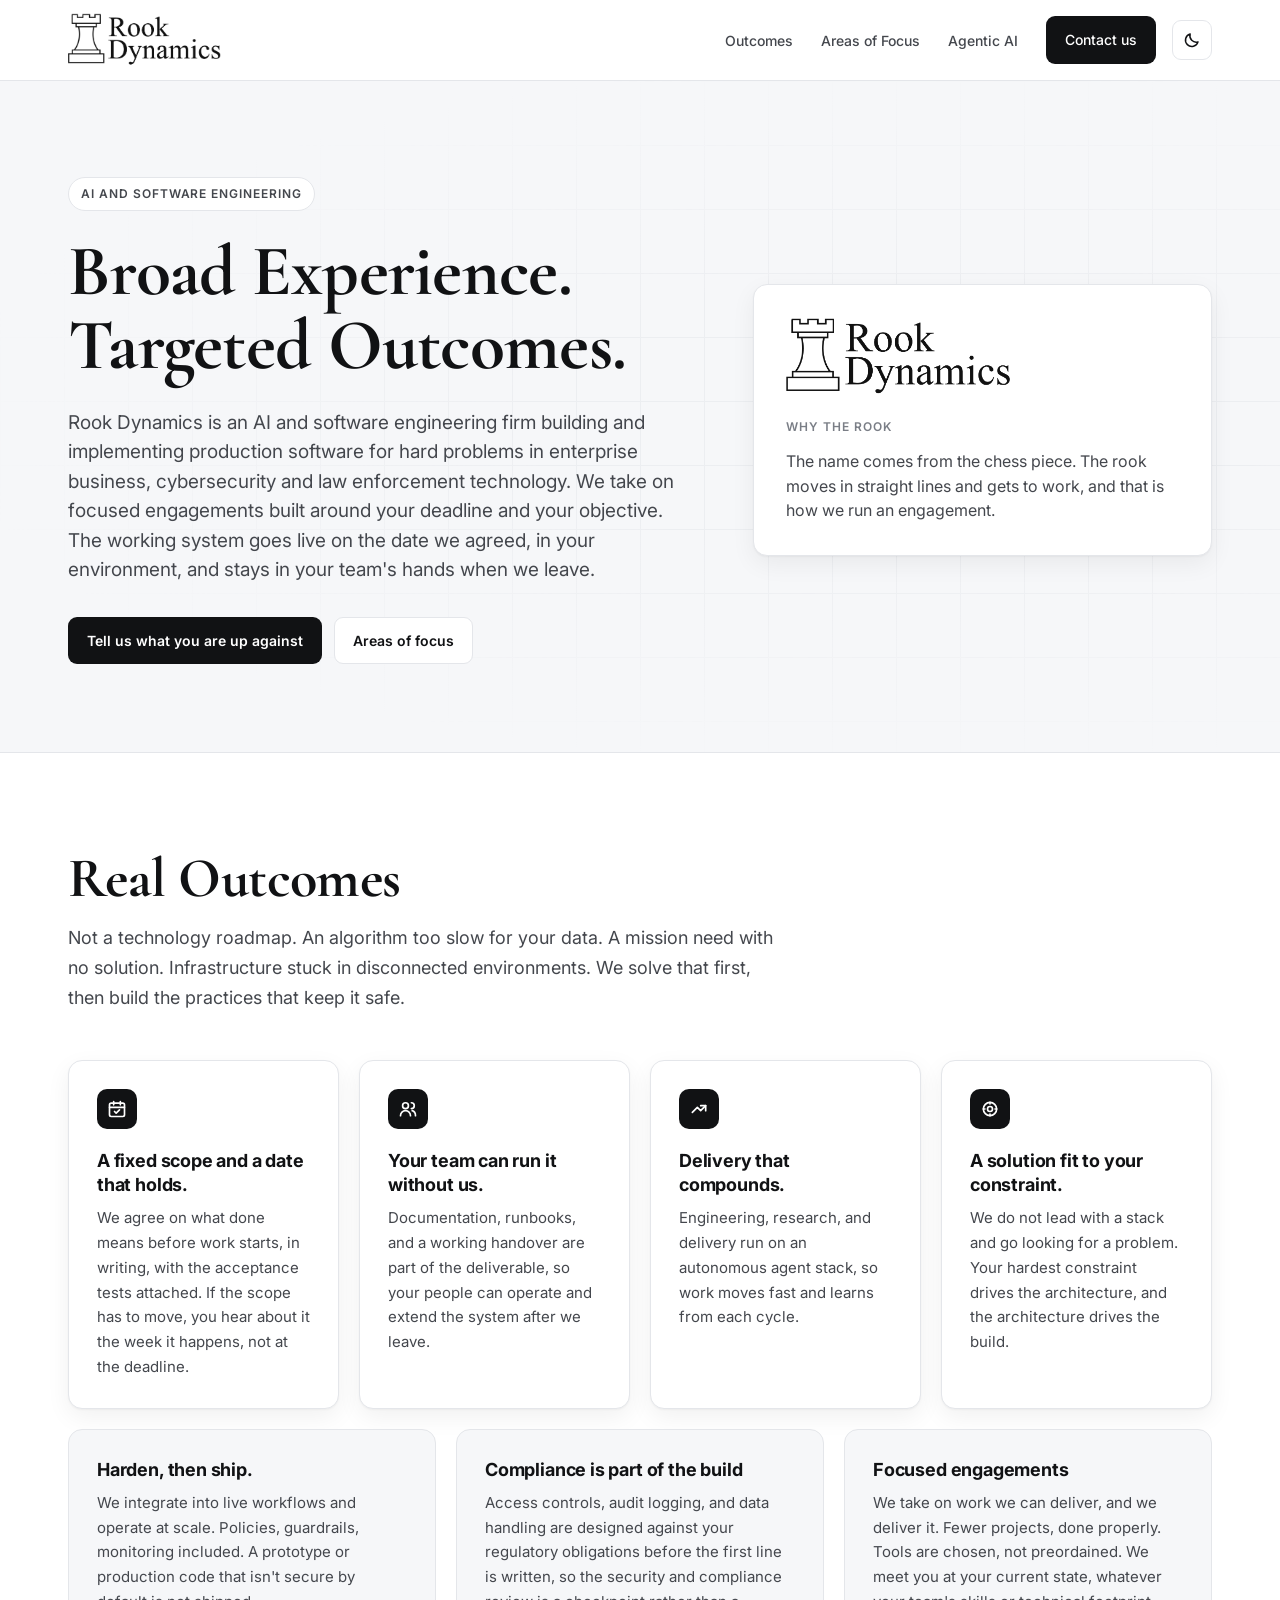
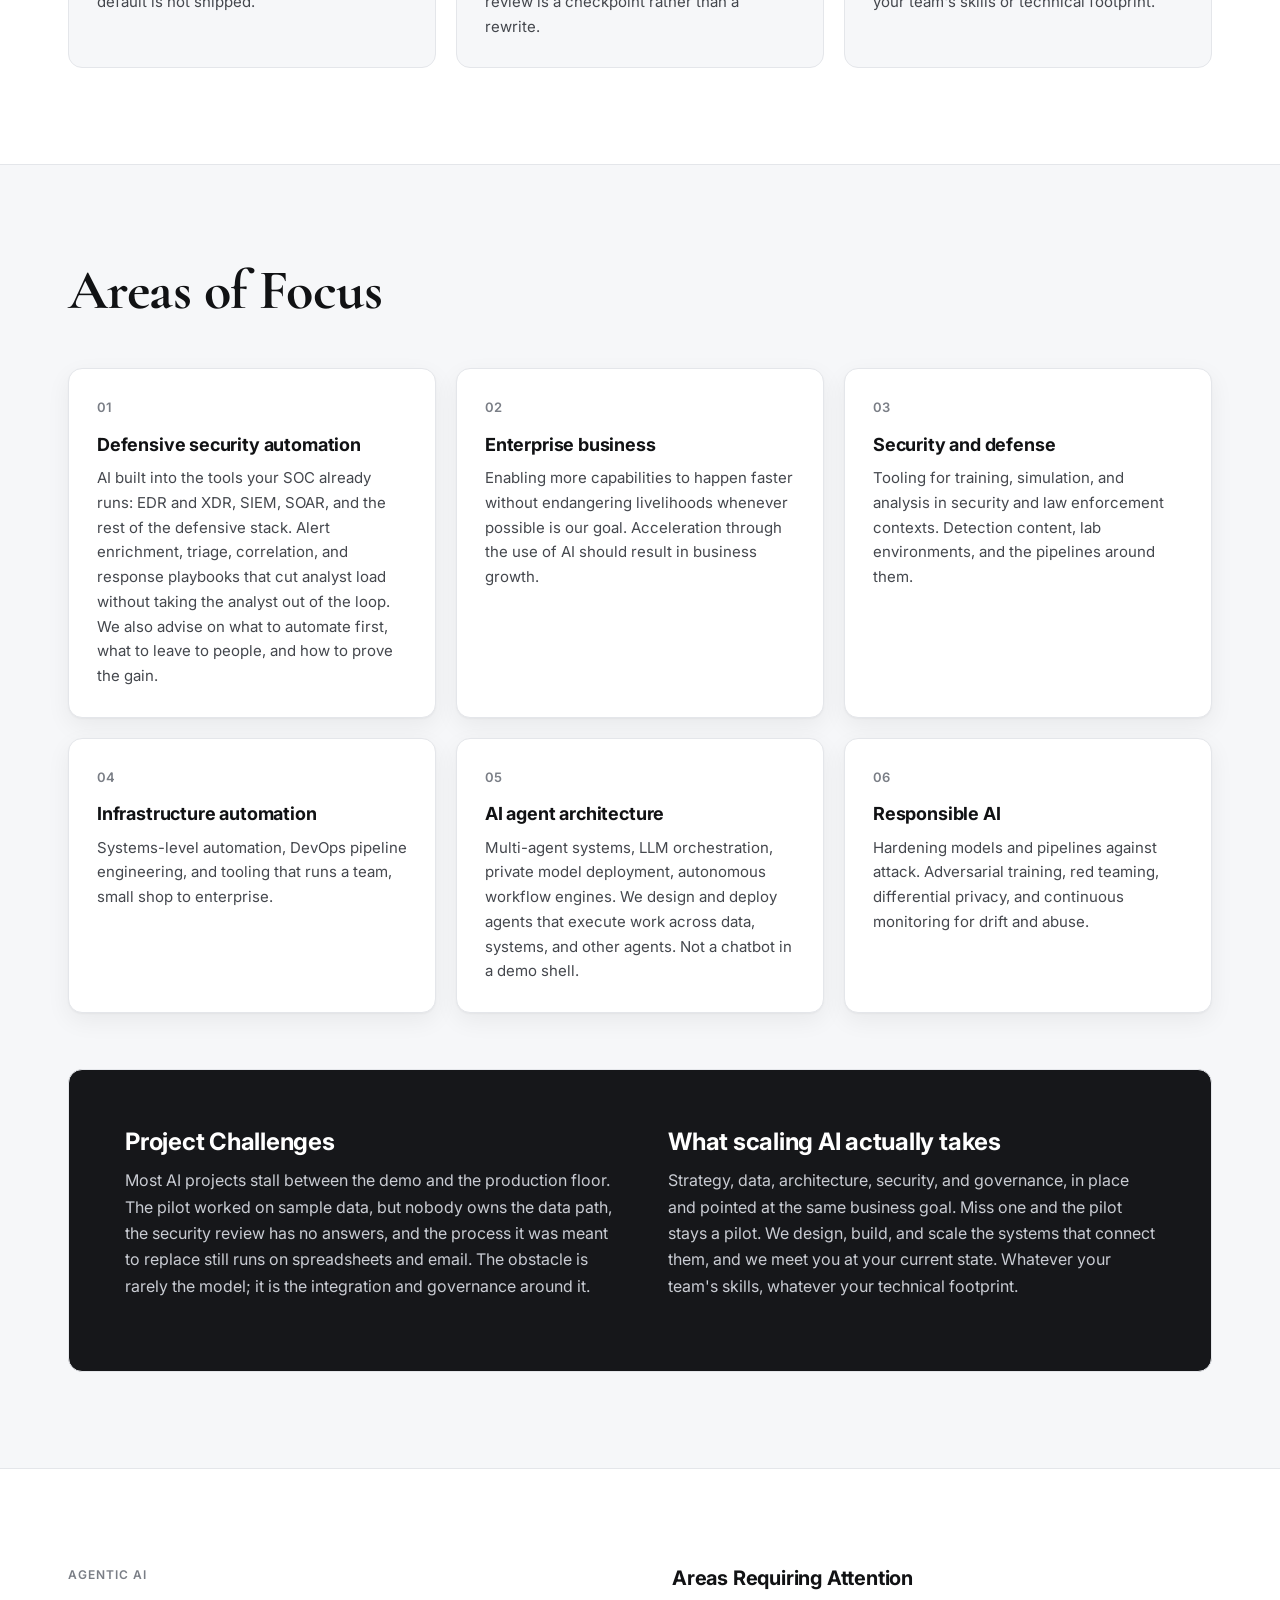
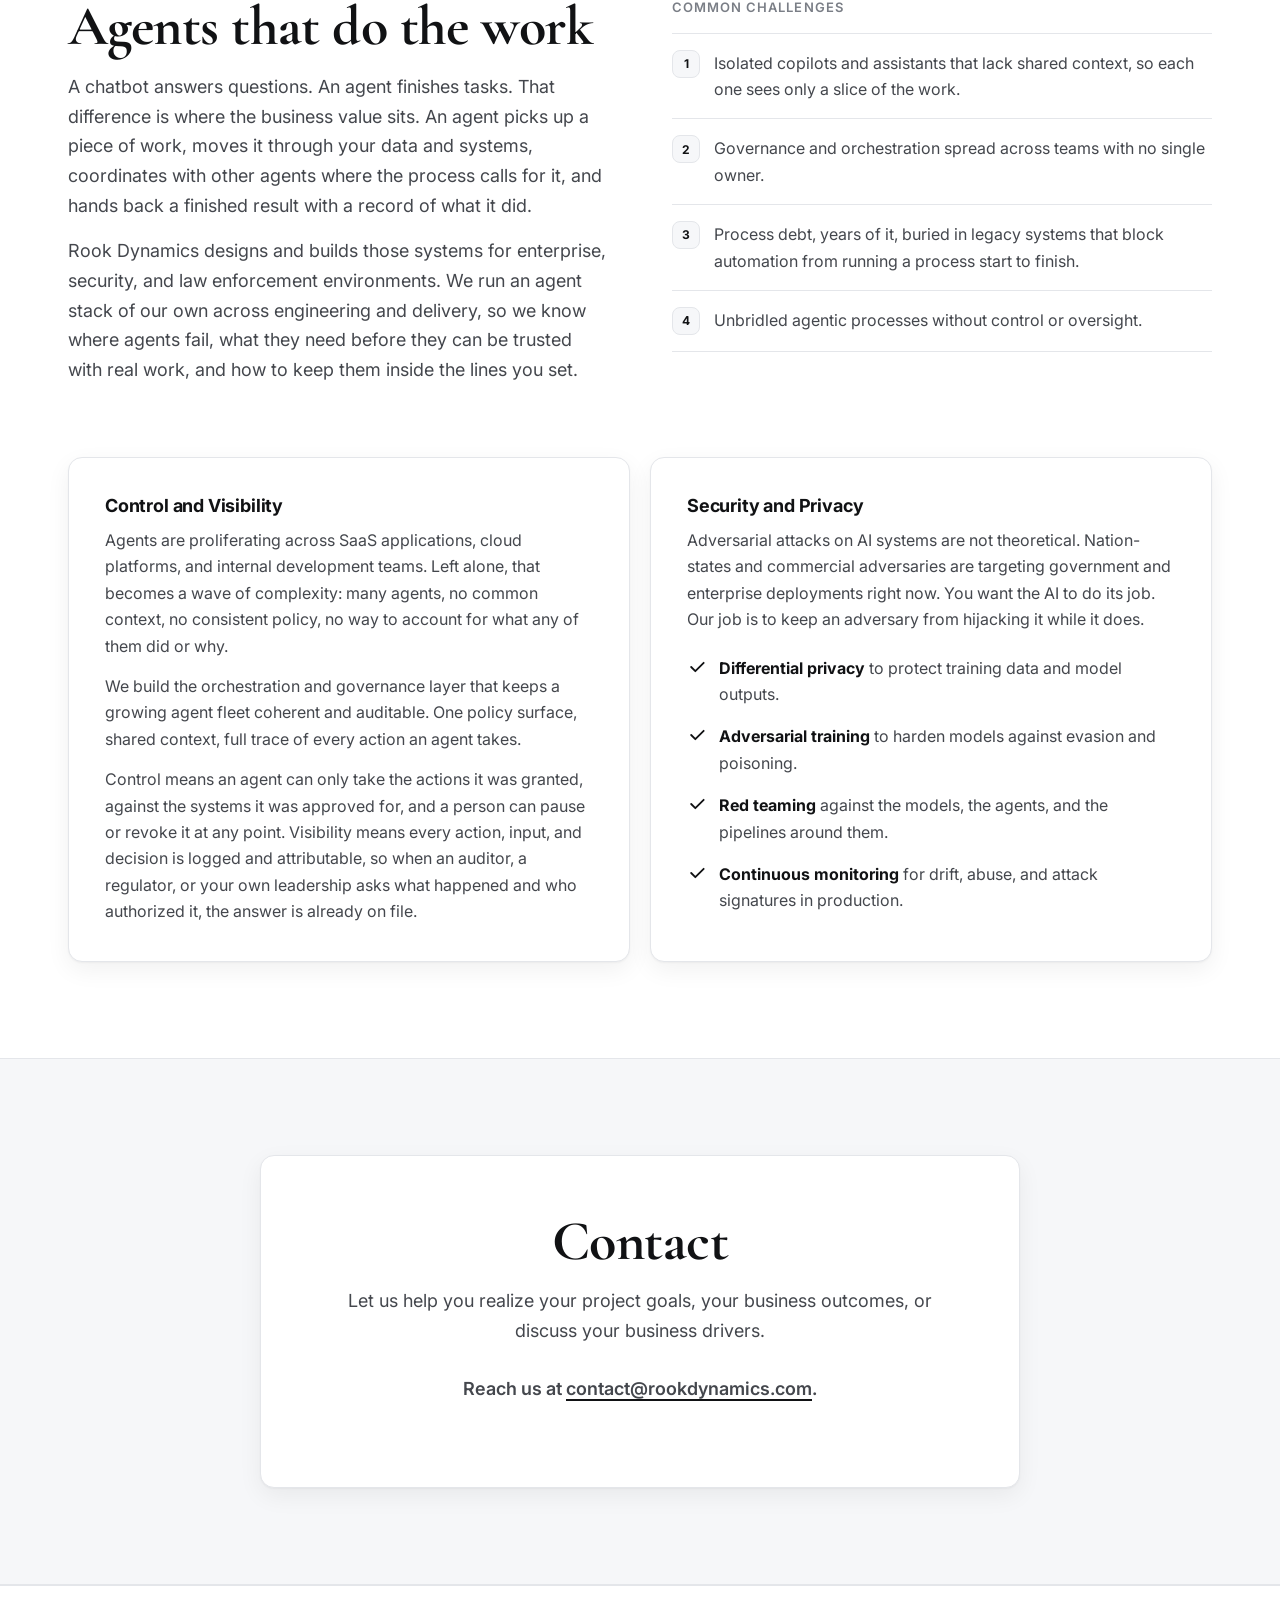
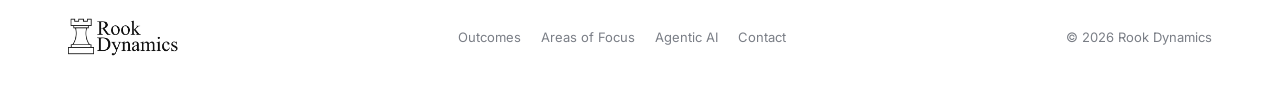
<file: corp/index.html>
<!DOCTYPE html>
<html lang="en">
<head>
<meta charset="utf-8">
<meta name="viewport" content="width=device-width, initial-scale=1">
<title>Rook Dynamics | Broad Experience. Targeted Outcomes.</title>
<meta name="description" content="Rook Dynamics is an AI and software engineering firm building production software for hard problems in enterprise business, cybersecurity and law enforcement technology.">
<link rel="canonical" href="https://rookdynamics.com/">
<meta property="og:url" content="https://rookdynamics.com/">
<meta property="og:image" content="https://rookdynamics.com/assets/rooklogo_black.png">
<meta name="theme-color" content="#ffffff">
<meta property="og:type" content="website">
<meta property="og:title" content="Rook Dynamics | Broad Experience. Targeted Outcomes.">
<meta property="og:description" content="AI and software engineering for hard problems. Focused engagements that meet the deadline and the objective.">
<link rel="preconnect" href="https://fonts.googleapis.com">
<link rel="preconnect" href="https://fonts.gstatic.com" crossorigin>
<link href="https://fonts.googleapis.com/css2?family=Cormorant+Garamond:wght@700&family=Inter:wght@400;500;600;700;800&display=swap" rel="stylesheet">
<script type="application/ld+json">
{"@context":"https://schema.org","@type":"Organization","name":"Rook Dynamics","logo":"/assets/rooklogo_black.png","description":"AI and software engineering firm building and implementing production software for hard problems in enterprise business, cybersecurity and law enforcement technology."}
</script>
<script>(function(){var t=null;try{t=localStorage.getItem('rd-theme');}catch(e){}if(t!=='dark'&&t!=='light'){t=window.matchMedia&&matchMedia('(prefers-color-scheme: dark)').matches?'dark':'light';}if(t==='dark'){document.documentElement.setAttribute('data-theme','dark');}})();</script>
<style>
  :root{
    color-scheme:light;
    --ink:#111214; --ink-2:#44474d; --ink-3:#7a7e86; --line:#e4e6ea; --bg:#ffffff; --bg-2:#f6f7f9; --bg-dark:#16171a;
    --card:#ffffff; --nav-bg:rgba(255,255,255,.9); --on-ink:#ffffff; --btn-hover:#000000; --band-fg:#c9ccd3; --band-h:#ffffff;
    --sans:"Inter",system-ui,-apple-system,"Segoe UI",sans-serif;
    --serif:"Cormorant Garamond",Georgia,"Times New Roman",serif;
    --shadow:0 1px 2px rgba(17,18,20,.04),0 8px 24px rgba(17,18,20,.06);
    --shadow-hover:0 2px 4px rgba(17,18,20,.06),0 16px 40px rgba(17,18,20,.10);
    --r:14px; --max:1200px;
  }
  html[data-theme="dark"]{
    color-scheme:dark;
    --ink:#ececee; --ink-2:#b4b7be; --ink-3:#7f838b; --line:#2c2e33; --bg:#121316; --bg-2:#191a1e; --bg-dark:#24262b;
    --card:#1c1d21; --nav-bg:rgba(18,19,22,.88); --on-ink:#121316; --btn-hover:#ffffff; --band-fg:#c2c5cc; --band-h:#ffffff;
    --shadow:0 1px 2px rgba(0,0,0,.4),0 8px 24px rgba(0,0,0,.35);
    --shadow-hover:0 2px 4px rgba(0,0,0,.5),0 16px 40px rgba(0,0,0,.45);
  }
  *{box-sizing:border-box}
  html{scroll-behavior:smooth}
  body{margin:0;background:var(--bg);color:var(--ink);transition:background .3s,color .3s;font-family:var(--sans);font-size:16px;line-height:1.65;-webkit-font-smoothing:antialiased}
  a{color:inherit}
  img{display:block;max-width:100%}
  .wrap{max-width:var(--max);margin:0 auto;padding:0 28px}
  p{margin:0 0 16px}
  ul.plain{list-style:none;margin:0;padding:0}

  /* nav */
  .nav{position:sticky;top:0;z-index:20;background:var(--nav-bg);backdrop-filter:blur(10px);border-bottom:1px solid var(--line)}
  .nav .wrap{display:flex;align-items:center;gap:16px;height:80px;position:relative}
  .nav .logo{margin-right:auto}
  .nav .logo img{height:54px;width:auto}
  .nav ul{list-style:none;margin:0;padding:0;display:flex;align-items:center;gap:28px}
  .nav ul a{text-decoration:none;font-size:14px;font-weight:500;color:var(--ink-2)}
  .nav ul a:hover{color:var(--ink)}
  .nav ul a.btn-dark,.nav ul a.btn-dark:hover{color:var(--on-ink)}
  .btn{display:inline-flex;align-items:center;gap:8px;padding:11px 18px;border-radius:9px;font-weight:600;font-size:14px;text-decoration:none;border:1px solid transparent;transition:transform .15s,box-shadow .15s,background .15s}
  .btn-dark{background:var(--ink);color:var(--on-ink)}
  .btn-dark:hover{background:var(--btn-hover);transform:translateY(-1px)}
  .btn-ghost{background:var(--card);border-color:var(--line);color:var(--ink)}
  .btn-ghost:hover{border-color:var(--ink-3)}
  .nav-toggle{position:absolute;opacity:0;width:1px;height:1px;pointer-events:none}
  .menu-btn{display:none;width:40px;height:40px;flex-direction:column;justify-content:center;gap:6px;cursor:pointer;padding:8px;margin-right:-8px}
  .menu-btn span{display:block;height:2px;background:var(--ink);border-radius:2px;transition:transform .25s,opacity .25s}
  .nav-toggle:focus-visible~.menu-btn{outline:2px solid var(--ink);outline-offset:2px;border-radius:6px}
  .theme-btn{width:40px;height:40px;border-radius:9px;border:1px solid var(--line);background:var(--card);color:var(--ink);display:grid;place-items:center;cursor:pointer;padding:0;transition:border-color .15s,background .3s}
  .theme-btn:hover{border-color:var(--ink-3)}
  .theme-btn svg{width:18px;height:18px;fill:none;stroke:currentColor;stroke-width:2;stroke-linecap:round;stroke-linejoin:round}
  .theme-btn .sun{display:none}
  html[data-theme="dark"] .theme-btn .moon{display:none}
  html[data-theme="dark"] .theme-btn .sun{display:block}
  .logo-dark{display:none}
  html[data-theme="dark"] .logo-light{display:none}
  html[data-theme="dark"] .logo-dark{display:block}

  /* hero */
  .hero{background:var(--bg-2);border-bottom:1px solid var(--line);padding:96px 0 88px;position:relative;overflow:hidden}
  .hero::after{content:"";position:absolute;inset:0;background-image:linear-gradient(var(--line) 1px,transparent 1px),linear-gradient(90deg,var(--line) 1px,transparent 1px);background-size:64px 64px;opacity:.5;mask-image:radial-gradient(ellipse at 70% 50%,#000 30%,transparent 75%);-webkit-mask-image:radial-gradient(ellipse at 70% 50%,#000 30%,transparent 75%);pointer-events:none}
  .hero .wrap{position:relative;z-index:1;display:grid;grid-template-columns:1.15fr .85fr;gap:64px;align-items:center}
  .tag{display:inline-block;font-size:12px;font-weight:600;letter-spacing:.08em;text-transform:uppercase;color:var(--ink-2);background:var(--card);border:1px solid var(--line);border-radius:999px;padding:6px 12px;margin-bottom:24px}
  h1{font-family:var(--serif);font-size:clamp(40px,5.6vw,72px);line-height:1.04;letter-spacing:-.01em;font-weight:700;margin:0 0 24px}
  h1 span{white-space:nowrap}
  .hero p{font-size:19px;line-height:1.55;color:var(--ink-2);max-width:56ch}
  .hero .actions{display:flex;gap:12px;margin-top:32px;flex-wrap:wrap}
  .hero-card{background:var(--card);border:1px solid var(--line);border-radius:var(--r);box-shadow:var(--shadow);padding:32px}
  .hero-card .kicker{font-size:12px;font-weight:600;letter-spacing:.08em;text-transform:uppercase;color:var(--ink-3);margin-bottom:12px}
  .hero-card p{font-size:16px;margin:0;color:var(--ink-2)}
  .hero-card .rook{width:225px;height:auto;margin-bottom:20px}

  /* sections */
  section{padding:96px 0;scroll-margin-top:80px}
  .sec-head{max-width:720px;margin-bottom:48px}
  .kicker{font-size:12px;font-weight:600;letter-spacing:.08em;text-transform:uppercase;color:var(--ink-3);margin:0 0 12px}
  h2{font-family:var(--serif);font-size:clamp(38px,4.6vw,56px);line-height:1.05;letter-spacing:-.01em;font-weight:700;margin:0 0 16px}
  h3{font-size:20px;line-height:1.3;font-weight:700;letter-spacing:-.01em;margin:0 0 10px}
  h4{font-size:13px;font-weight:600;letter-spacing:.08em;text-transform:uppercase;color:var(--ink-3);margin:0 0 14px}
  .lead{font-size:18px;color:var(--ink-2)}

  .cards{display:grid;grid-template-columns:repeat(4,1fr);gap:20px}
  .card{background:var(--card);border:1px solid var(--line);border-radius:var(--r);padding:28px;box-shadow:var(--shadow);transition:transform .2s,box-shadow .2s}
  .card:hover{transform:translateY(-3px);box-shadow:var(--shadow-hover)}
  .card .icon{width:40px;height:40px;border-radius:10px;background:var(--ink);display:grid;place-items:center;margin-bottom:20px}
  .card .icon svg{width:20px;height:20px;stroke:var(--on-ink);fill:none;stroke-width:2;stroke-linecap:round;stroke-linejoin:round}
  .card h3{font-size:18px}
  .card p{margin:0;color:var(--ink-2);font-size:15px}
  .card .n{font-size:13px;font-weight:600;color:var(--ink-3);margin-bottom:14px}

  .three{display:grid;grid-template-columns:repeat(3,1fr);gap:20px;margin-top:20px}
  .three .card{background:var(--bg-2);box-shadow:none}
  .three .card:hover{transform:none}

  .alt{background:var(--bg-2);border-top:1px solid var(--line);border-bottom:1px solid var(--line)}
  .focus{display:grid;grid-template-columns:repeat(6,1fr);gap:20px}
  .focus .card{grid-column:span 2}

  .dark{background:var(--bg-dark);color:var(--band-h);border:1px solid var(--line);border-radius:var(--r);padding:56px;margin-top:56px;display:grid;grid-template-columns:1fr 1fr;gap:56px}
  .dark h3{color:var(--band-h);font-size:24px}
  .dark p{color:var(--band-fg)}
  .dark .kicker{color:#8b8f98}

  .split{display:grid;grid-template-columns:1fr 1fr;gap:64px;align-items:start}
  .list{margin-top:8px}
  .list li{display:grid;grid-template-columns:28px 1fr;gap:14px;padding:16px 0;border-top:1px solid var(--line);color:var(--ink-2)}
  .list li:last-child{border-bottom:1px solid var(--line)}
  .list li .dot{width:28px;height:28px;border-radius:8px;background:var(--bg-2);border:1px solid var(--line);display:grid;place-items:center;font-size:12px;font-weight:700;color:var(--ink)}
  .duo{display:grid;grid-template-columns:1fr 1fr;gap:20px;margin-top:56px}
  .duo .card{padding:36px}
  .duo .card p{font-size:16px;margin:0 0 14px}
  .check li{display:grid;grid-template-columns:20px 1fr;gap:12px;padding:8px 0;color:var(--ink-2)}
  .check svg{width:20px;height:20px;margin-top:2px;stroke:var(--ink);fill:none;stroke-width:2.2;stroke-linecap:round;stroke-linejoin:round}
  .check strong{color:var(--ink)}

  .contact .card{max-width:760px;margin:0 auto;padding:56px;text-align:center}
  .contact .card p{font-size:18px;color:var(--ink-2);max-width:56ch;margin:0 auto 28px}
  .contact .reach{font-size:22px;font-weight:600;color:var(--ink)}
  .ph{border-bottom:2px solid var(--ink);text-decoration:none}

  footer{border-top:1px solid var(--line);padding:32px 0;color:var(--ink-3);font-size:13px}
  footer .wrap{display:flex;justify-content:space-between;align-items:center;gap:16px;flex-wrap:wrap}
  footer img{height:39px;width:auto}
  footer ul{display:flex;gap:20px}
  footer ul a{text-decoration:none}

  @media (max-width:960px){
    .cards{grid-template-columns:repeat(2,1fr)}
    .focus .card{grid-column:span 3}
    .three{grid-template-columns:1fr}
    .hero .wrap{grid-template-columns:1fr}
    .hero-card{max-width:520px}
  }
  @media (max-width:360px){h1{font-size:34px}}
  @media (max-width:680px){
    .wrap{padding:0 20px}
    .menu-btn{display:flex;order:2}
    .theme-btn{order:1}
    .nav nav{position:absolute;top:100%;left:0;right:0;background:var(--card);border-bottom:1px solid var(--line);box-shadow:var(--shadow);display:none}
    .nav ul{flex-direction:column;align-items:stretch;gap:0;padding:8px 20px 20px}
    .nav ul a:not(.btn){display:block;padding:14px 0;border-top:1px solid var(--line);font-size:15px}
    .nav ul .btn{display:flex;margin-top:12px;justify-content:center}
    .nav-toggle:checked~nav{display:block}
    .nav-toggle:checked~.menu-btn span:nth-child(1){transform:translateY(8px) rotate(45deg)}
    .nav-toggle:checked~.menu-btn span:nth-child(2){opacity:0}
    .nav-toggle:checked~.menu-btn span:nth-child(3){transform:translateY(-8px) rotate(-45deg)}
    .hero p{font-size:17px}
    .hero .actions .btn{width:100%;justify-content:center}
    footer .wrap{flex-direction:column;align-items:flex-start}
    section{padding:64px 0}
    .hero{padding:64px 0}
    .cards,.split,.duo,.dark{grid-template-columns:1fr}
    .focus .card{grid-column:span 6}
    .dark{padding:32px;gap:32px}
    .contact .card{padding:32px}
  }
</style>
</head>
<body>

<header class="nav">
  <div class="wrap">
    <a class="logo" href="#top" aria-label="Rook Dynamics home"><img class="logo-light" src="/assets/rooklogo_black.png" alt="Rook Dynamics" width="1678" height="594"><img class="logo-dark" src="/assets/rooklogo_white.png" alt="Rook Dynamics" width="1678" height="594"></a>
    <input type="checkbox" id="nav-toggle" class="nav-toggle" aria-label="Toggle menu">
    <label for="nav-toggle" class="menu-btn" aria-hidden="true"><span></span><span></span><span></span></label>
    <nav aria-label="Primary">
      <ul>
        <li><a href="#outcomes">Outcomes</a></li>
        <li><a href="#focus">Areas of Focus</a></li>
        <li><a href="#agentic">Agentic AI</a></li>
        <li><a class="btn btn-dark" href="#contact">Contact us</a></li>
      </ul>
    </nav>
    <button class="theme-btn" type="button" aria-label="Switch to dark mode" aria-pressed="false">
      <svg class="moon" viewBox="0 0 24 24" aria-hidden="true"><path d="M20 14.5A8.5 8.5 0 0 1 9.5 4a8.5 8.5 0 1 0 10.5 10.5z"/></svg>
      <svg class="sun" viewBox="0 0 24 24" aria-hidden="true"><circle cx="12" cy="12" r="4"/><path d="M12 2v2M12 20v2M4.9 4.9l1.4 1.4M17.7 17.7l1.4 1.4M2 12h2M20 12h2M4.9 19.1l1.4-1.4M17.7 6.3l1.4-1.4"/></svg>
    </button>
  </div>
</header>

<main id="top">

  <section class="hero">
    <div class="wrap">
      <div>
        <span class="tag">AI and software engineering</span>
        <h1><span>Broad Experience.</span><br><span>Targeted Outcomes.</span></h1>
        <p>Rook Dynamics is an AI and software engineering firm building and implementing production software for hard problems in enterprise business, cybersecurity and law enforcement technology. We take on focused engagements built around your deadline and your objective. The working system goes live on the date we agreed, in your environment, and stays in your team's hands when we leave.</p>
        <div class="actions">
          <a class="btn btn-dark" href="#contact">Tell us what you are up against</a>
          <a class="btn btn-ghost" href="#focus">Areas of focus</a>
        </div>
      </div>
      <aside class="hero-card" aria-label="About the name">
        <img class="rook logo-light" src="/assets/rooklogo_black.png" alt="" width="1678" height="594"><img class="rook logo-dark" src="/assets/rooklogo_white.png" alt="" width="1678" height="594">
        <div class="kicker">Why the rook</div>
        <p>The name comes from the chess piece. The rook moves in straight lines and gets to work, and that is how we run an engagement.</p>
      </aside>
    </div>
  </section>

  <section id="outcomes">
    <div class="wrap">
      <div class="sec-head">
        <h2>Real Outcomes</h2>
        <p class="lead">Not a technology roadmap. An algorithm too slow for your data. A mission need with no solution. Infrastructure stuck in disconnected environments. We solve that first, then build the practices that keep it safe.</p>
      </div>

      <ul class="plain cards">
        <li class="card">
          <div class="icon"><svg viewBox="0 0 24 24"><rect x="3" y="5" width="18" height="16" rx="2"/><path d="M3 10h18M8 3v4M16 3v4"/><path d="M9 15l2 2 4-4"/></svg></div>
          <h3>A fixed scope and a date that holds.</h3>
          <p>We agree on what done means before work starts, in writing, with the acceptance tests attached. If the scope has to move, you hear about it the week it happens, not at the deadline.</p>
        </li>
        <li class="card">
          <div class="icon"><svg viewBox="0 0 24 24"><circle cx="9" cy="8" r="3.5"/><path d="M3 20c0-3.3 2.7-6 6-6s6 2.7 6 6"/><path d="M16 4.5a3.5 3.5 0 0 1 0 7"/><path d="M17 14c2.4.6 4 2.6 4 6"/></svg></div>
          <h3>Your team can run it without us.</h3>
          <p>Documentation, runbooks, and a working handover are part of the deliverable, so your people can operate and extend the system after we leave.</p>
        </li>
        <li class="card">
          <div class="icon"><svg viewBox="0 0 24 24"><path d="M4 16l6-6 4 4 6-6"/><path d="M14 8h6v6"/></svg></div>
          <h3>Delivery that compounds.</h3>
          <p>Engineering, research, and delivery run on an autonomous agent stack, so work moves fast and learns from each cycle.</p>
        </li>
        <li class="card">
          <div class="icon"><svg viewBox="0 0 24 24"><circle cx="12" cy="12" r="8"/><circle cx="12" cy="12" r="3"/><path d="M12 4v2M12 18v2M4 12h2M18 12h2"/></svg></div>
          <h3>A solution fit to your constraint.</h3>
          <p>We do not lead with a stack and go looking for a problem. Your hardest constraint drives the architecture, and the architecture drives the build.</p>
        </li>
      </ul>

      <div class="three">
        <div class="card">
          <h3>Harden, then ship.</h3>
          <p>We integrate into live workflows and operate at scale. Policies, guardrails, monitoring included. A prototype or production code that isn't secure by default is not shipped.</p>
        </div>
        <div class="card">
          <h3>Compliance is part of the build</h3>
          <p>Access controls, audit logging, and data handling are designed against your regulatory obligations before the first line is written, so the security and compliance review is a checkpoint rather than a rewrite.</p>
        </div>
        <div class="card">
          <h3>Focused engagements</h3>
          <p>We take on work we can deliver, and we deliver it. Fewer projects, done properly. Tools are chosen, not preordained. We meet you at your current state, whatever your team's skills or technical footprint.</p>
        </div>
      </div>
    </div>
  </section>

  <section id="focus" class="alt">
    <div class="wrap">
      <div class="sec-head">
        <h2>Areas of Focus</h2>
      </div>

      <ul class="plain focus">
        <li class="card"><div class="n">01</div><h3>Defensive security automation</h3><p>AI built into the tools your SOC already runs: EDR and XDR, SIEM, SOAR, and the rest of the defensive stack. Alert enrichment, triage, correlation, and response playbooks that cut analyst load without taking the analyst out of the loop. We also advise on what to automate first, what to leave to people, and how to prove the gain.</p></li>
        <li class="card"><div class="n">02</div><h3>Enterprise business</h3><p>Enabling more capabilities to happen faster without endangering livelihoods whenever possible is our goal. Acceleration through the use of AI should result in business growth.</p></li>
        <li class="card"><div class="n">03</div><h3>Security and defense</h3><p>Tooling for training, simulation, and analysis in security and law enforcement contexts. Detection content, lab environments, and the pipelines around them.</p></li>
        <li class="card"><div class="n">04</div><h3>Infrastructure automation</h3><p>Systems-level automation, DevOps pipeline engineering, and tooling that runs a team, small shop to enterprise.</p></li>
        <li class="card"><div class="n">05</div><h3>AI agent architecture</h3><p>Multi-agent systems, LLM orchestration, private model deployment, autonomous workflow engines. We design and deploy agents that execute work across data, systems, and other agents. Not a chatbot in a demo shell.</p></li>
        <li class="card"><div class="n">06</div><h3>Responsible AI</h3><p>Hardening models and pipelines against attack. Adversarial training, red teaming, differential privacy, and continuous monitoring for drift and abuse.</p></li>
      </ul>

      <div class="dark">
        <div>
          <h3>Project Challenges</h3>
          <p>Most AI projects stall between the demo and the production floor. The pilot worked on sample data, but nobody owns the data path, the security review has no answers, and the process it was meant to replace still runs on spreadsheets and email. The obstacle is rarely the model; it is the integration and governance around it.</p>
        </div>
        <div>
          <h3>What scaling AI actually takes</h3>
          <p>Strategy, data, architecture, security, and governance, in place and pointed at the same business goal. Miss one and the pilot stays a pilot. We design, build, and scale the systems that connect them, and we meet you at your current state. Whatever your team's skills, whatever your technical footprint.</p>
        </div>
      </div>
    </div>
  </section>

  <section id="agentic">
    <div class="wrap">
      <div class="split">
        <div>
          <p class="kicker">Agentic AI</p>
          <h2>Agents that do the work</h2>
          <p class="lead">A chatbot answers questions. An agent finishes tasks. That difference is where the business value sits. An agent picks up a piece of work, moves it through your data and systems, coordinates with other agents where the process calls for it, and hands back a finished result with a record of what it did.</p>
          <p class="lead">Rook Dynamics designs and builds those systems for enterprise, security, and law enforcement environments. We run an agent stack of our own across engineering and delivery, so we know where agents fail, what they need before they can be trusted with real work, and how to keep them inside the lines you set.</p>
        </div>
        <div>
          <h3 style="margin-bottom:6px">Areas Requiring Attention</h3>
          <h4>Common Challenges</h4>
          <ul class="plain list">
            <li><span class="dot">1</span><span>Isolated copilots and assistants that lack shared context, so each one sees only a slice of the work.</span></li>
            <li><span class="dot">2</span><span>Governance and orchestration spread across teams with no single owner.</span></li>
            <li><span class="dot">3</span><span>Process debt, years of it, buried in legacy systems that block automation from running a process start to finish.</span></li>
            <li><span class="dot">4</span><span>Unbridled agentic processes without control or oversight.</span></li>
          </ul>
        </div>
      </div>

      <div class="duo">
        <div class="card">
          <h3>Control and Visibility</h3>
          <p>Agents are proliferating across SaaS applications, cloud platforms, and internal development teams. Left alone, that becomes a wave of complexity: many agents, no common context, no consistent policy, no way to account for what any of them did or why.</p>
          <p>We build the orchestration and governance layer that keeps a growing agent fleet coherent and auditable. One policy surface, shared context, full trace of every action an agent takes.</p>
          <p style="margin:0">Control means an agent can only take the actions it was granted, against the systems it was approved for, and a person can pause or revoke it at any point. Visibility means every action, input, and decision is logged and attributable, so when an auditor, a regulator, or your own leadership asks what happened and who authorized it, the answer is already on file.</p>
        </div>
        <div class="card">
          <h3>Security and Privacy</h3>
          <p>Adversarial attacks on AI systems are not theoretical. Nation-states and commercial adversaries are targeting government and enterprise deployments right now. You want the AI to do its job. Our job is to keep an adversary from hijacking it while it does.</p>
          <ul class="plain check">
            <li><svg viewBox="0 0 24 24"><path d="M5 12l5 5L20 7"/></svg><span><strong>Differential privacy</strong> to protect training data and model outputs.</span></li>
            <li><svg viewBox="0 0 24 24"><path d="M5 12l5 5L20 7"/></svg><span><strong>Adversarial training</strong> to harden models against evasion and poisoning.</span></li>
            <li><svg viewBox="0 0 24 24"><path d="M5 12l5 5L20 7"/></svg><span><strong>Red teaming</strong> against the models, the agents, and the pipelines around them.</span></li>
            <li><svg viewBox="0 0 24 24"><path d="M5 12l5 5L20 7"/></svg><span><strong>Continuous monitoring</strong> for drift, abuse, and attack signatures in production.</span></li>
          </ul>
        </div>
      </div>
    </div>
  </section>

  <section id="contact" class="contact alt">
    <div class="wrap">
      <div class="card">
        <h2>Contact</h2>
        <p>Let us help you realize your project goals, your business outcomes, or discuss your business drivers.</p>
        <p class="reach">Reach us at <a class="ph" href="mailto:contact@rookdynamics.com">contact@rookdynamics.com</a>.</p>
      </div>
    </div>
  </section>

</main>

<footer>
  <div class="wrap">
    <img class="logo-light" src="/assets/rooklogo_black.png" alt="" width="1678" height="594"><img class="logo-dark" src="/assets/rooklogo_white.png" alt="" width="1678" height="594">
    <ul class="plain">
      <li><a href="#outcomes">Outcomes</a></li>
      <li><a href="#focus">Areas of Focus</a></li>
      <li><a href="#agentic">Agentic AI</a></li>
      <li><a href="#contact">Contact</a></li>
    </ul>
    <span>&copy; 2026 Rook Dynamics</span>
  </div>
</footer>

<script>
(function(){
  var root=document.documentElement, btn=document.querySelector('.theme-btn'), meta=document.querySelector('meta[name="theme-color"]');
  function apply(t){
    if(t==='dark'){root.setAttribute('data-theme','dark');}else{root.removeAttribute('data-theme');}
    btn.setAttribute('aria-pressed', t==='dark');
    btn.setAttribute('aria-label', t==='dark' ? 'Switch to light mode' : 'Switch to dark mode');
    if(meta) meta.setAttribute('content', t==='dark' ? '#121316' : '#ffffff');
  }
  apply(root.getAttribute('data-theme')==='dark' ? 'dark' : 'light');
  var mq = window.matchMedia ? matchMedia('(prefers-color-scheme: dark)') : null;
  function hasOverride(){ try{ var v=localStorage.getItem('rd-theme'); return v==='dark'||v==='light'; }catch(e){ return false; } }
  if(mq){ (mq.addEventListener ? mq.addEventListener('change', onOs) : mq.addListener(onOs)); }
  function onOs(e){ if(!hasOverride()) apply(e.matches ? 'dark' : 'light'); }
  btn.addEventListener('click', function(){
    var t = root.getAttribute('data-theme')==='dark' ? 'light' : 'dark';
    apply(t);
    try{localStorage.setItem('rd-theme', t);}catch(e){}
  });
})();
</script>
<script>document.querySelectorAll(".nav ul a").forEach(function(a){a.addEventListener("click",function(){var t=document.getElementById("nav-toggle");if(t)t.checked=false;});});</script>
</body>
</html>
</file>
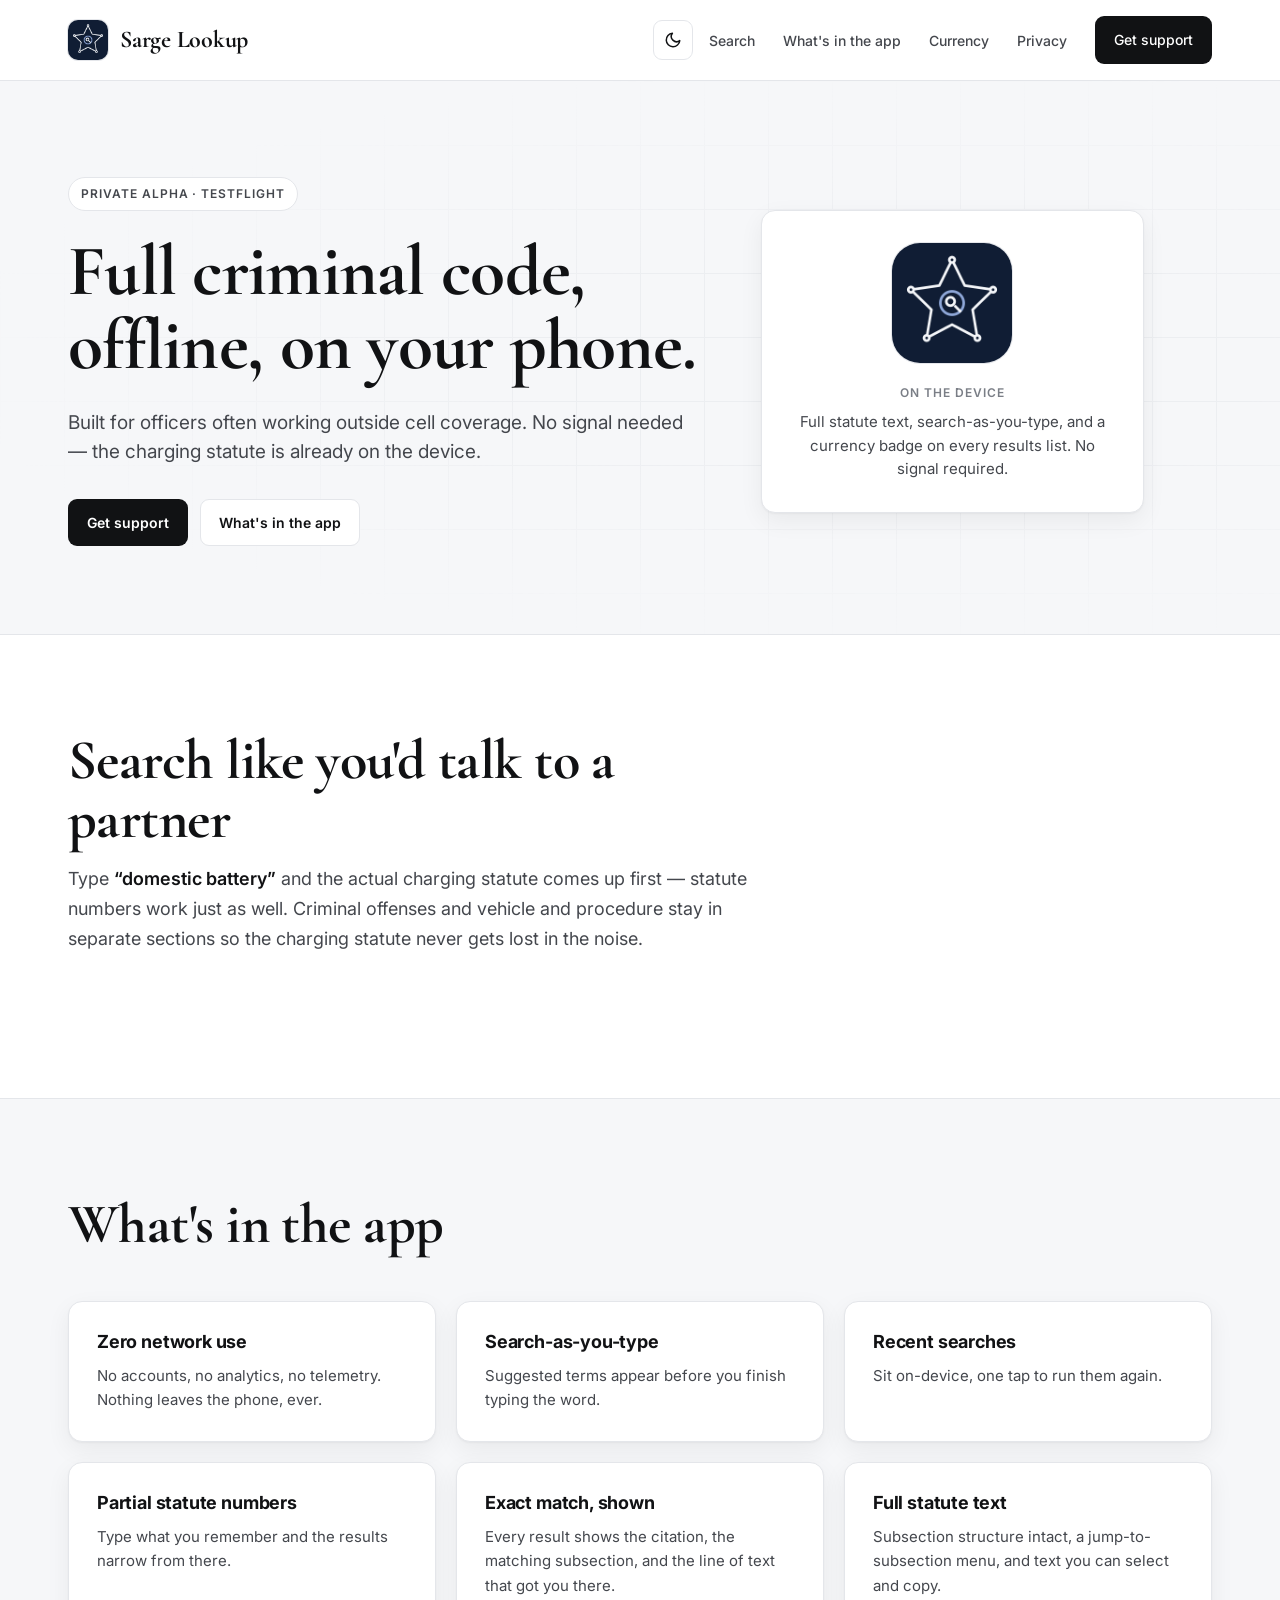
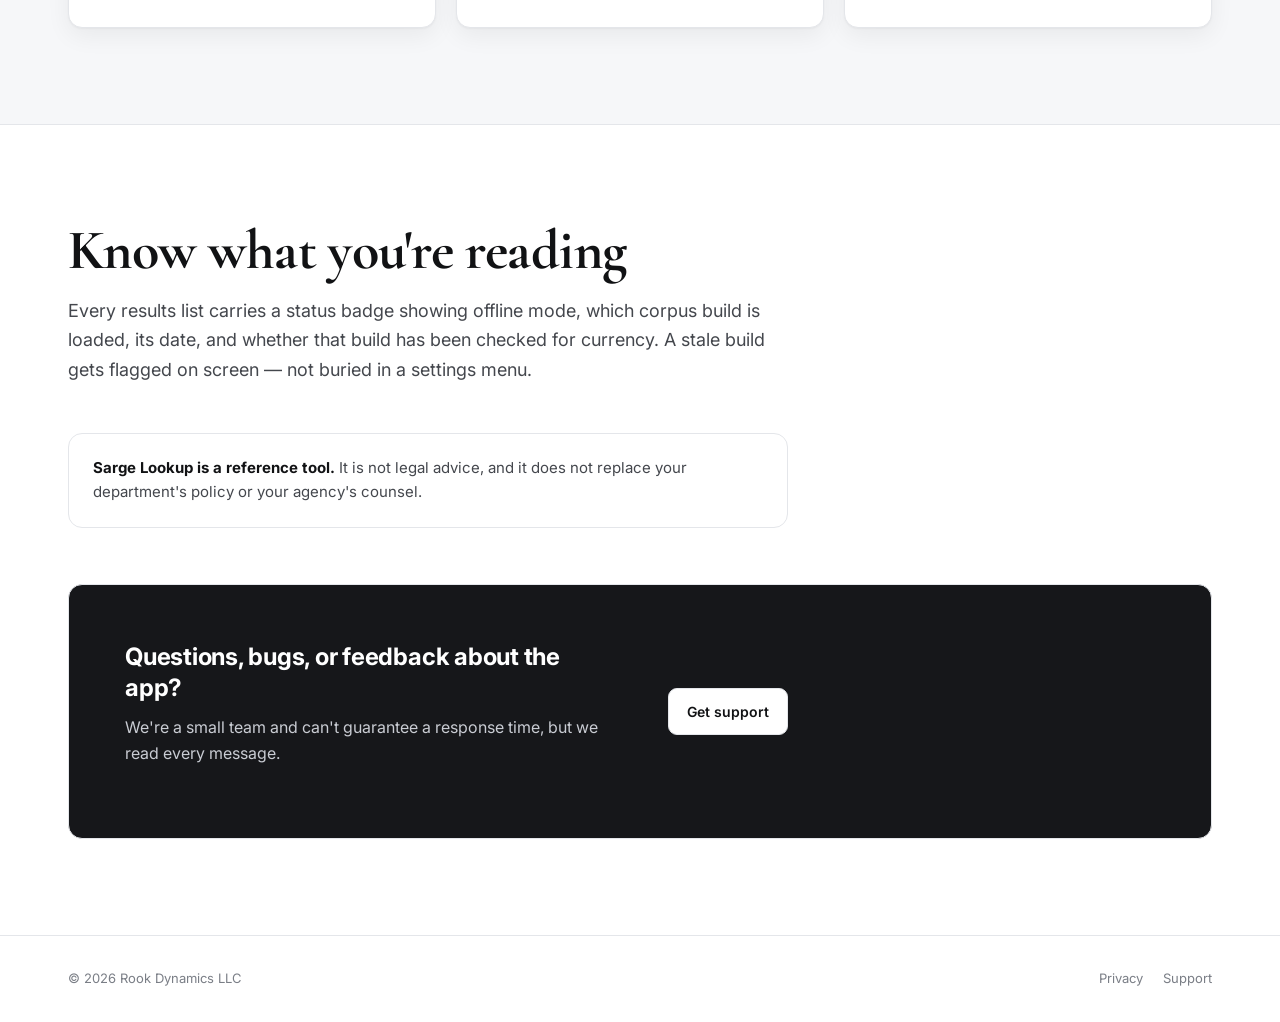
<file: sarge-lookup/index.html>
<!DOCTYPE html>
<html lang="en">
<head>
<meta charset="utf-8">
<meta name="viewport" content="width=device-width, initial-scale=1">
<title>Sarge Lookup &mdash; Offline Criminal Code Reference for Field Officers</title>
<meta name="description" content="Sarge Lookup keeps the full criminal code on the device, no signal needed. Built for officers working outside cell coverage.">
<meta name="theme-color" content="#ffffff">
<meta property="og:type" content="website">
<meta property="og:title" content="Sarge Lookup: full criminal code, offline, on your phone">
<meta property="og:description" content="Sarge Lookup keeps the full criminal code on the device, no signal needed. Built for officers working outside cell coverage.">
<link rel="icon" href="/sarge-lookup/assets/icon.png">
<link rel="preconnect" href="https://fonts.googleapis.com">
<link rel="preconnect" href="https://fonts.gstatic.com" crossorigin>
<link href="https://fonts.googleapis.com/css2?family=Cormorant+Garamond:wght@700&family=Inter:wght@400;500;600;700;800&display=swap" rel="stylesheet">
<link rel="stylesheet" href="/sarge-lookup/assets/sarge.css">
<script>(function(){var t=null;try{t=localStorage.getItem('rd-theme');}catch(e){}if(t!=='dark'&&t!=='light'){t=window.matchMedia&&matchMedia('(prefers-color-scheme: dark)').matches?'dark':'light';}if(t==='dark'){document.documentElement.setAttribute('data-theme','dark');}})();</script>
<script type="application/ld+json">
{"@context":"https://schema.org","@type":"SoftwareApplication","name":"Sarge Lookup","operatingSystem":"iOS","applicationCategory":"ReferenceApplication","description":"Full criminal code reference that works offline. Built for officers working outside cell coverage.","author":{"@type":"Organization","name":"Rook Dynamics LLC"}}
</script>
</head>
<body>

<header class="nav">
  <div class="wrap">
    <a class="brand" href="/sarge-lookup/"><img src="/sarge-lookup/assets/icon.png" alt="" width="40" height="40"><b>Sarge Lookup</b></a>
    <input type="checkbox" id="nav-toggle" class="nav-toggle" aria-label="Toggle menu">
    <button class="theme-btn" type="button" aria-label="Switch to dark mode" aria-pressed="false">
      <svg class="moon" viewBox="0 0 24 24" aria-hidden="true"><path d="M21 12.8A9 9 0 1 1 11.2 3a7 7 0 0 0 9.8 9.8z"/></svg>
      <svg class="sun" viewBox="0 0 24 24" aria-hidden="true"><circle cx="12" cy="12" r="4"/><path d="M12 2v2M12 20v2M4.9 4.9l1.4 1.4M17.7 17.7l1.4 1.4M2 12h2M20 12h2M4.9 19.1l1.4-1.4M17.7 6.3l1.4-1.4"/></svg>
    </button>
    <label for="nav-toggle" class="menu-btn" aria-hidden="true"><span></span><span></span><span></span></label>
    <nav aria-label="Primary">
      <ul>
        <li><a href="#search">Search</a></li>
        <li><a href="#features">What's in the app</a></li>
        <li><a href="#currency">Currency</a></li>
        <li><a href="/sarge-lookup/privacy/">Privacy</a></li>
        <li><a class="btn btn-dark" href="/sarge-lookup/support/">Get support</a></li>
      </ul>
    </nav>
  </div>
</header>

<main>
  <section class="hero" id="top">
    <div class="wrap">
      <div>
        <span class="tag">Private Alpha &middot; TestFlight</span>
        <h1><span>Full criminal code,</span><br><span>offline, on your phone.</span></h1>
        <p>Built for officers often working outside cell coverage. No signal needed &mdash; the charging statute is already on the device.</p>
        <div class="actions">
          <a class="btn btn-dark" href="/sarge-lookup/support/">Get support</a>
          <a class="btn btn-ghost" href="#features">What's in the app</a>
        </div>
      </div>
      <aside class="hero-card" aria-label="Sarge Lookup">
        <img src="/sarge-lookup/assets/icon.png" alt="Sarge Lookup app icon" width="120" height="120">
        <div class="kicker">On the device</div>
        <p>Full statute text, search-as-you-type, and a currency badge on every results list. No signal required.</p>
      </aside>
    </div>
  </section>

  <section id="search">
    <div class="wrap">
      <div class="sec-head">
        <h2>Search like you'd talk to a partner</h2>
        <p class="lead">Type <strong>&ldquo;domestic battery&rdquo;</strong> and the actual charging statute comes up first &mdash; statute numbers work just as well. Criminal offenses and vehicle and procedure stay in separate sections so the charging statute never gets lost in the noise.</p>
      </div>
    </div>
  </section>

  <section class="alt" id="features">
    <div class="wrap">
      <div class="sec-head">
        <h2>What's in the app</h2>
      </div>
      <div class="cards">
        <article class="card"><h3>Zero network use</h3><p>No accounts, no analytics, no telemetry. Nothing leaves the phone, ever.</p></article>
        <article class="card"><h3>Search-as-you-type</h3><p>Suggested terms appear before you finish typing the word.</p></article>
        <article class="card"><h3>Recent searches</h3><p>Sit on-device, one tap to run them again.</p></article>
        <article class="card"><h3>Partial statute numbers</h3><p>Type what you remember and the results narrow from there.</p></article>
        <article class="card"><h3>Exact match, shown</h3><p>Every result shows the citation, the matching subsection, and the line of text that got you there.</p></article>
        <article class="card"><h3>Full statute text</h3><p>Subsection structure intact, a jump-to-subsection menu, and text you can select and copy.</p></article>
      </div>
    </div>
  </section>

  <section id="currency">
    <div class="wrap">
      <div class="sec-head">
        <h2>Know what you're reading</h2>
        <p class="lead">Every results list carries a status badge showing offline mode, which corpus build is loaded, its date, and whether that build has been checked for currency. A stale build gets flagged on screen &mdash; not buried in a settings menu.</p>
      </div>
      <div class="callout"><strong>Sarge Lookup is a reference tool.</strong> It is not legal advice, and it does not replace your department's policy or your agency's counsel.</div>
      <div class="dark">
        <div>
          <h3>Questions, bugs, or feedback about the app?</h3>
          <p>We're a small team and can't guarantee a response time, but we read every message.</p>
        </div>
        <div style="display:flex;align-items:center">
          <a class="btn btn-ghost" href="/sarge-lookup/support/">Get support</a>
        </div>
      </div>
    </div>
  </section>
</main>

<footer>
  <div class="wrap">
    <div>&copy; 2026 Rook Dynamics LLC</div>
    <ul class="plain">
      <li><a href="/sarge-lookup/privacy/">Privacy</a></li>
      <li><a href="/sarge-lookup/support/">Support</a></li>
    </ul>
  </div>
</footer>

<script src="/sarge-lookup/assets/sarge.js"></script>
</body>
</html>
</file>
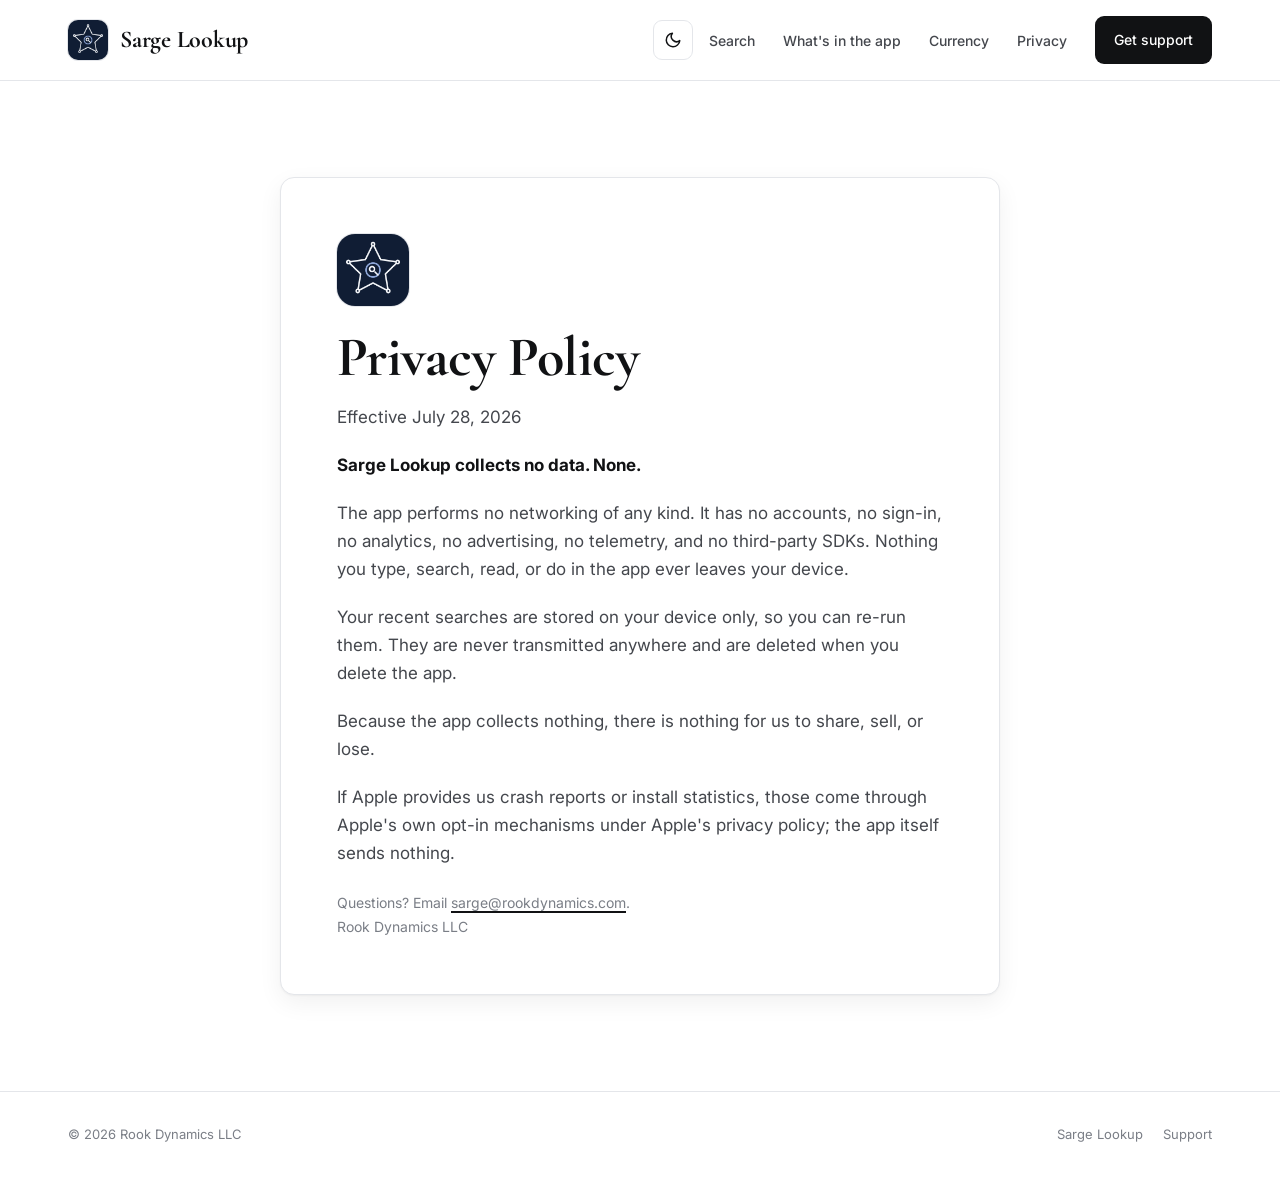
<file: sarge-lookup/privacy/index.html>
<!DOCTYPE html>
<html lang="en">
<head>
<meta charset="utf-8">
<meta name="viewport" content="width=device-width, initial-scale=1">
<title>Privacy Policy &mdash; Sarge Lookup</title>
<meta name="description" content="Sarge Lookup privacy policy. The app collects no data.">
<meta name="theme-color" content="#ffffff">
<link rel="icon" href="/sarge-lookup/assets/icon.png">
<link rel="preconnect" href="https://fonts.googleapis.com">
<link rel="preconnect" href="https://fonts.gstatic.com" crossorigin>
<link href="https://fonts.googleapis.com/css2?family=Cormorant+Garamond:wght@700&family=Inter:wght@400;500;600;700;800&display=swap" rel="stylesheet">
<link rel="stylesheet" href="/sarge-lookup/assets/sarge.css">
<script>(function(){var t=null;try{t=localStorage.getItem('rd-theme');}catch(e){}if(t!=='dark'&&t!=='light'){t=window.matchMedia&&matchMedia('(prefers-color-scheme: dark)').matches?'dark':'light';}if(t==='dark'){document.documentElement.setAttribute('data-theme','dark');}})();</script>
</head>
<body>

<header class="nav">
  <div class="wrap">
    <a class="brand" href="/sarge-lookup/"><img src="/sarge-lookup/assets/icon.png" alt="" width="40" height="40"><b>Sarge Lookup</b></a>
    <input type="checkbox" id="nav-toggle" class="nav-toggle" aria-label="Toggle menu">
    <button class="theme-btn" type="button" aria-label="Switch to dark mode" aria-pressed="false">
      <svg class="moon" viewBox="0 0 24 24" aria-hidden="true"><path d="M21 12.8A9 9 0 1 1 11.2 3a7 7 0 0 0 9.8 9.8z"/></svg>
      <svg class="sun" viewBox="0 0 24 24" aria-hidden="true"><circle cx="12" cy="12" r="4"/><path d="M12 2v2M12 20v2M4.9 4.9l1.4 1.4M17.7 17.7l1.4 1.4M2 12h2M20 12h2M4.9 19.1l1.4-1.4M17.7 6.3l1.4-1.4"/></svg>
    </button>
    <label for="nav-toggle" class="menu-btn" aria-hidden="true"><span></span><span></span><span></span></label>
    <nav aria-label="Primary">
      <ul>
        <li><a href="/sarge-lookup/#search">Search</a></li>
        <li><a href="/sarge-lookup/#features">What's in the app</a></li>
        <li><a href="/sarge-lookup/#currency">Currency</a></li>
        <li><a href="/sarge-lookup/privacy/">Privacy</a></li>
        <li><a class="btn btn-dark" href="/sarge-lookup/support/">Get support</a></li>
      </ul>
    </nav>
  </div>
</header>

<main>
  <section class="single">
    <div class="wrap">
      <div class="card">
        <img class="icon" src="/sarge-lookup/assets/icon.png" alt="Sarge Lookup app icon" width="72" height="72" style="margin-left:0">
        <h2>Privacy Policy</h2>
        <p class="date">Effective July 28, 2026</p>
        <p><strong>Sarge Lookup collects no data. None.</strong></p>
        <p>The app performs no networking of any kind. It has no accounts, no sign-in, no analytics, no advertising, no telemetry, and no third-party SDKs. Nothing you type, search, read, or do in the app ever leaves your device.</p>
        <p>Your recent searches are stored on your device only, so you can re-run them. They are never transmitted anywhere and are deleted when you delete the app.</p>
        <p>Because the app collects nothing, there is nothing for us to share, sell, or lose.</p>
        <p>If Apple provides us crash reports or install statistics, those come through Apple's own opt-in mechanisms under Apple's privacy policy; the app itself sends nothing.</p>
        <p class="fine">Questions? Email <a class="ph" href="mailto:sarge@rookdynamics.com">sarge@rookdynamics.com</a>.<br>Rook Dynamics LLC</p>
      </div>
    </div>
  </section>
</main>

<footer>
  <div class="wrap">
    <div>&copy; 2026 Rook Dynamics LLC</div>
    <ul class="plain">
      <li><a href="/sarge-lookup/">Sarge Lookup</a></li>
      <li><a href="/sarge-lookup/support/">Support</a></li>
    </ul>
  </div>
</footer>

<script src="/sarge-lookup/assets/sarge.js"></script>
</body>
</html>
</file>
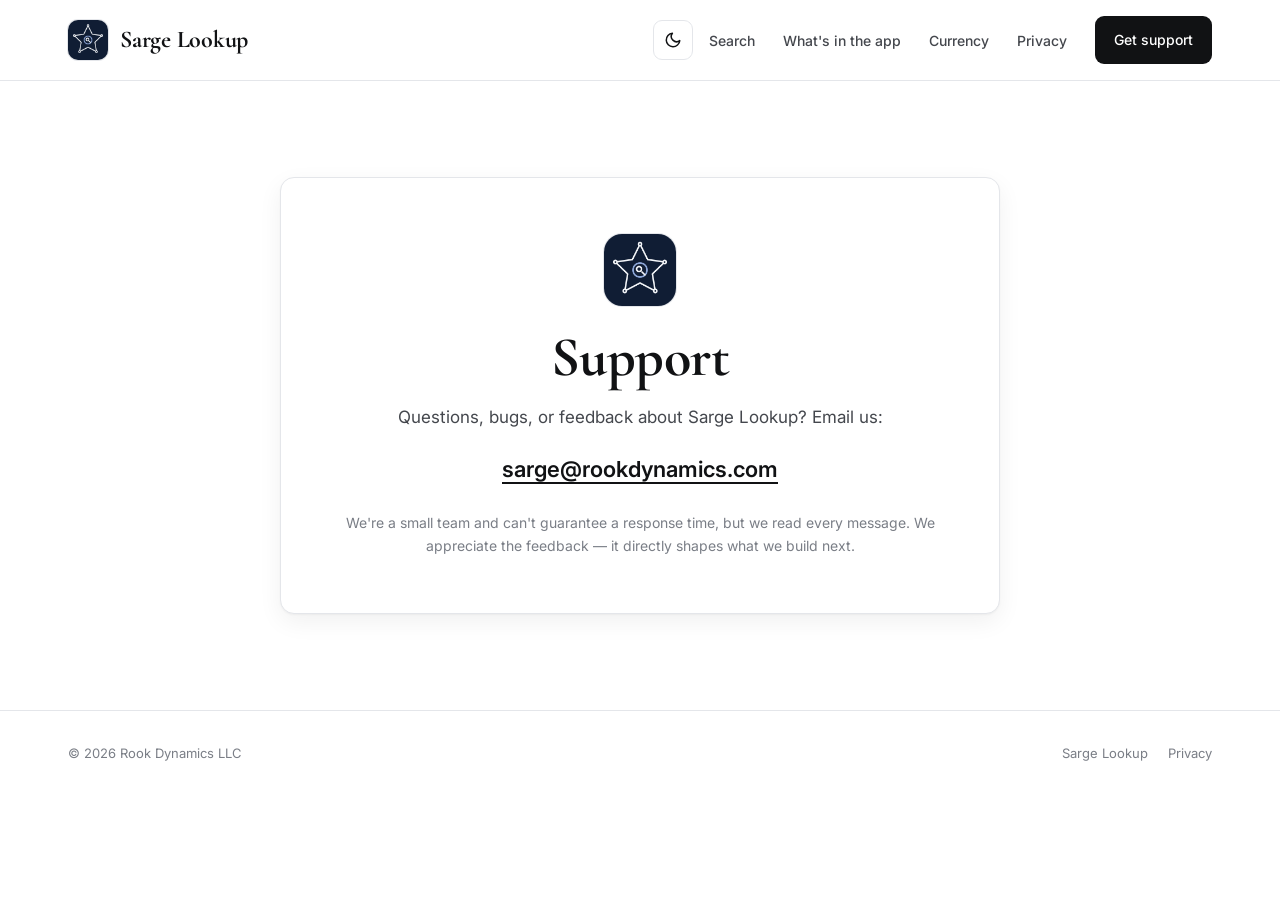
<file: sarge-lookup/support/index.html>
<!DOCTYPE html>
<html lang="en">
<head>
<meta charset="utf-8">
<meta name="viewport" content="width=device-width, initial-scale=1">
<title>Support &mdash; Sarge Lookup</title>
<meta name="description" content="Sarge Lookup support contact.">
<meta name="theme-color" content="#ffffff">
<link rel="icon" href="/sarge-lookup/assets/icon.png">
<link rel="preconnect" href="https://fonts.googleapis.com">
<link rel="preconnect" href="https://fonts.gstatic.com" crossorigin>
<link href="https://fonts.googleapis.com/css2?family=Cormorant+Garamond:wght@700&family=Inter:wght@400;500;600;700;800&display=swap" rel="stylesheet">
<link rel="stylesheet" href="/sarge-lookup/assets/sarge.css">
<script>(function(){var t=null;try{t=localStorage.getItem('rd-theme');}catch(e){}if(t!=='dark'&&t!=='light'){t=window.matchMedia&&matchMedia('(prefers-color-scheme: dark)').matches?'dark':'light';}if(t==='dark'){document.documentElement.setAttribute('data-theme','dark');}})();</script>
</head>
<body>

<header class="nav">
  <div class="wrap">
    <a class="brand" href="/sarge-lookup/"><img src="/sarge-lookup/assets/icon.png" alt="" width="40" height="40"><b>Sarge Lookup</b></a>
    <input type="checkbox" id="nav-toggle" class="nav-toggle" aria-label="Toggle menu">
    <button class="theme-btn" type="button" aria-label="Switch to dark mode" aria-pressed="false">
      <svg class="moon" viewBox="0 0 24 24" aria-hidden="true"><path d="M21 12.8A9 9 0 1 1 11.2 3a7 7 0 0 0 9.8 9.8z"/></svg>
      <svg class="sun" viewBox="0 0 24 24" aria-hidden="true"><circle cx="12" cy="12" r="4"/><path d="M12 2v2M12 20v2M4.9 4.9l1.4 1.4M17.7 17.7l1.4 1.4M2 12h2M20 12h2M4.9 19.1l1.4-1.4M17.7 6.3l1.4-1.4"/></svg>
    </button>
    <label for="nav-toggle" class="menu-btn" aria-hidden="true"><span></span><span></span><span></span></label>
    <nav aria-label="Primary">
      <ul>
        <li><a href="/sarge-lookup/#search">Search</a></li>
        <li><a href="/sarge-lookup/#features">What's in the app</a></li>
        <li><a href="/sarge-lookup/#currency">Currency</a></li>
        <li><a href="/sarge-lookup/privacy/">Privacy</a></li>
        <li><a class="btn btn-dark" href="/sarge-lookup/support/">Get support</a></li>
      </ul>
    </nav>
  </div>
</header>

<main>
  <section class="single">
    <div class="wrap">
      <div class="card center">
        <img class="icon" src="/sarge-lookup/assets/icon.png" alt="Sarge Lookup app icon" width="72" height="72">
        <h2>Support</h2>
        <p>Questions, bugs, or feedback about Sarge Lookup? Email us:</p>
        <p><a class="email ph" href="mailto:sarge@rookdynamics.com">sarge@rookdynamics.com</a></p>
        <p class="fine">We're a small team and can't guarantee a response time, but we read every message. We appreciate the feedback &mdash; it directly shapes what we build next.</p>
      </div>
    </div>
  </section>
</main>

<footer>
  <div class="wrap">
    <div>&copy; 2026 Rook Dynamics LLC</div>
    <ul class="plain">
      <li><a href="/sarge-lookup/">Sarge Lookup</a></li>
      <li><a href="/sarge-lookup/privacy/">Privacy</a></li>
    </ul>
  </div>
</footer>

<script src="/sarge-lookup/assets/sarge.js"></script>
</body>
</html>
</file>
<file: sarge-lookup/assets/sarge.css>
/* Sarge Lookup pages: same theme system as the main site (light default, dark override). */
:root{
  color-scheme:light;
  --ink:#111214; --ink-2:#44474d; --ink-3:#7a7e86; --line:#e4e6ea; --bg:#ffffff; --bg-2:#f6f7f9; --bg-dark:#16171a;
  --card:#ffffff; --nav-bg:rgba(255,255,255,.9); --on-ink:#ffffff; --btn-hover:#000000; --band-fg:#c9ccd3; --band-h:#ffffff;
  --sans:"Inter",system-ui,-apple-system,"Segoe UI",sans-serif;
  --serif:"Cormorant Garamond",Georgia,"Times New Roman",serif;
  --shadow:0 1px 2px rgba(17,18,20,.04),0 8px 24px rgba(17,18,20,.06);
  --shadow-hover:0 2px 4px rgba(17,18,20,.06),0 16px 40px rgba(17,18,20,.10);
  --r:14px; --max:1200px;
}
html[data-theme="dark"]{
  color-scheme:dark;
  --ink:#ececee; --ink-2:#b4b7be; --ink-3:#7f838b; --line:#2c2e33; --bg:#121316; --bg-2:#191a1e; --bg-dark:#24262b;
  --card:#1c1d21; --nav-bg:rgba(18,19,22,.88); --on-ink:#121316; --btn-hover:#ffffff; --band-fg:#c2c5cc; --band-h:#ffffff;
  --shadow:0 1px 2px rgba(0,0,0,.4),0 8px 24px rgba(0,0,0,.35);
  --shadow-hover:0 2px 4px rgba(0,0,0,.5),0 16px 40px rgba(0,0,0,.45);
}
*{box-sizing:border-box}
html{scroll-behavior:smooth}
body{margin:0;background:var(--bg);color:var(--ink);font-family:var(--sans);font-size:16px;line-height:1.65;-webkit-font-smoothing:antialiased;transition:background .3s,color .3s}
a{color:inherit}
img{display:block;max-width:100%}
p{margin:0 0 16px}
ul.plain{list-style:none;margin:0;padding:0}
.wrap{max-width:var(--max);margin:0 auto;padding:0 28px}

/* nav */
.nav{position:sticky;top:0;z-index:20;background:var(--nav-bg);backdrop-filter:blur(10px);border-bottom:1px solid var(--line)}
.nav .wrap{display:flex;align-items:center;gap:16px;height:80px;position:relative}
.nav .brand{display:flex;align-items:center;gap:12px;text-decoration:none;margin-right:auto}
.nav .brand img{width:40px;height:40px;border-radius:10px;box-shadow:0 0 0 1px var(--line)}
.nav .brand b{font-family:var(--serif);font-weight:700;font-size:24px;letter-spacing:-.01em;line-height:1}
.nav ul{list-style:none;margin:0;padding:0;display:flex;align-items:center;gap:28px}
.nav ul a{text-decoration:none;font-size:14px;font-weight:500;color:var(--ink-2)}
.nav ul a:hover{color:var(--ink)}
.nav ul a.btn-dark,.nav ul a.btn-dark:hover{color:var(--on-ink)}
.btn{display:inline-flex;align-items:center;gap:8px;padding:11px 18px;border-radius:9px;font-weight:600;font-size:14px;text-decoration:none;border:1px solid transparent;transition:transform .15s,box-shadow .15s,background .15s}
.btn-dark{background:var(--ink);color:var(--on-ink)}
.btn-dark:hover{background:var(--btn-hover);transform:translateY(-1px)}
.btn-ghost{background:var(--card);border-color:var(--line);color:var(--ink)}
.btn-ghost:hover{border-color:var(--ink-3)}
.nav-toggle{position:absolute;opacity:0;width:1px;height:1px;pointer-events:none}
.menu-btn{display:none;width:40px;height:40px;flex-direction:column;justify-content:center;gap:6px;cursor:pointer;padding:8px;margin-right:-8px}
.menu-btn span{display:block;height:2px;background:var(--ink);border-radius:2px;transition:transform .25s,opacity .25s}
.nav-toggle:focus-visible~.menu-btn{outline:2px solid var(--ink);outline-offset:2px;border-radius:6px}
.theme-btn{width:40px;height:40px;border-radius:9px;border:1px solid var(--line);background:var(--card);color:var(--ink);display:grid;place-items:center;cursor:pointer;padding:0;transition:border-color .15s,background .3s}
.theme-btn:hover{border-color:var(--ink-3)}
.theme-btn svg{width:18px;height:18px;fill:none;stroke:currentColor;stroke-width:2;stroke-linecap:round;stroke-linejoin:round}
.theme-btn .sun{display:none}
html[data-theme="dark"] .theme-btn .moon{display:none}
html[data-theme="dark"] .theme-btn .sun{display:block}

/* hero */
.hero{background:var(--bg-2);border-bottom:1px solid var(--line);padding:96px 0 88px;position:relative;overflow:hidden}
.hero::after{content:"";position:absolute;inset:0;background-image:linear-gradient(var(--line) 1px,transparent 1px),linear-gradient(90deg,var(--line) 1px,transparent 1px);background-size:64px 64px;opacity:.5;mask-image:radial-gradient(ellipse at 70% 50%,#000 30%,transparent 75%);-webkit-mask-image:radial-gradient(ellipse at 70% 50%,#000 30%,transparent 75%);pointer-events:none}
.hero .wrap{position:relative;z-index:1;display:grid;grid-template-columns:1.15fr .85fr;gap:64px;align-items:center}
.tag{display:inline-block;font-size:12px;font-weight:600;letter-spacing:.08em;text-transform:uppercase;color:var(--ink-2);background:var(--card);border:1px solid var(--line);border-radius:999px;padding:6px 12px;margin-bottom:24px}
h1{font-family:var(--serif);font-size:clamp(40px,5.6vw,72px);line-height:1.04;letter-spacing:-.01em;font-weight:700;margin:0 0 24px}
h1 span{white-space:nowrap}
.hero p{font-size:19px;line-height:1.55;color:var(--ink-2);max-width:56ch}
.hero .actions{display:flex;gap:12px;margin-top:32px;flex-wrap:wrap}
.hero-card{background:var(--card);border:1px solid var(--line);border-radius:var(--r);box-shadow:var(--shadow);padding:32px;text-align:center}
.hero-card img{width:120px;height:120px;border-radius:28px;margin:0 auto 20px;box-shadow:0 0 0 1px var(--line)}
.hero-card .kicker{font-size:12px;font-weight:600;letter-spacing:.08em;text-transform:uppercase;color:var(--ink-3);margin-bottom:8px}
.hero-card p{font-size:15px;margin:0;color:var(--ink-2)}

/* sections */
section{padding:96px 0;scroll-margin-top:80px}
.sec-head{max-width:720px;margin-bottom:48px}
h2{font-family:var(--serif);font-size:clamp(38px,4.6vw,56px);line-height:1.05;letter-spacing:-.01em;font-weight:700;margin:0 0 16px}
h3{font-size:20px;line-height:1.3;font-weight:700;letter-spacing:-.01em;margin:0 0 10px}
.lead{font-size:18px;color:var(--ink-2)}
.lead strong{color:var(--ink);font-weight:600}
.alt{background:var(--bg-2);border-top:1px solid var(--line);border-bottom:1px solid var(--line)}
.cards{display:grid;grid-template-columns:repeat(3,1fr);gap:20px}
.card{background:var(--card);border:1px solid var(--line);border-radius:var(--r);padding:28px;box-shadow:var(--shadow);transition:transform .2s,box-shadow .2s}
.card:hover{transform:translateY(-3px);box-shadow:var(--shadow-hover)}
.card h3{font-size:18px}
.card p{margin:0;color:var(--ink-2);font-size:15px}
.dark{background:var(--bg-dark);color:var(--band-h);border:1px solid var(--line);border-radius:var(--r);padding:56px;margin-top:56px;display:grid;grid-template-columns:1fr 1fr;gap:56px}
.dark h3{color:var(--band-h);font-size:24px}
.dark p{color:var(--band-fg)}
.callout{background:var(--card);border:1px solid var(--line);border-radius:var(--r);padding:22px 24px;font-size:15px;color:var(--ink-2);max-width:720px}
.callout strong{color:var(--ink)}

/* centered single-card pages (support, privacy) */
.single{padding:96px 0}
.single .card{max-width:720px;margin:0 auto;padding:56px}
.single .card:hover{transform:none;box-shadow:var(--shadow)}
.single .card.center{text-align:center}
.single .card img.icon{width:72px;height:72px;border-radius:18px;margin:0 auto 22px;box-shadow:0 0 0 1px var(--line)}
.single .card p{font-size:17px;color:var(--ink-2);margin:0 0 20px}
.single .card p strong{color:var(--ink)}
.single .card .fine{font-size:14px;color:var(--ink-3);margin:24px 0 0}
.single .date{font-size:13.5px;color:var(--ink-3);margin:0 0 26px}
.email{font-size:22px;font-weight:600;color:var(--ink);text-decoration:none;border-bottom:2px solid var(--ink)}
.ph{text-decoration:none;border-bottom:2px solid var(--ink)}

footer{border-top:1px solid var(--line);padding:32px 0;color:var(--ink-3);font-size:13px}
footer .wrap{display:flex;justify-content:space-between;align-items:center;gap:16px;flex-wrap:wrap}
footer ul{display:flex;gap:20px}
footer ul a{text-decoration:none}
footer ul a:hover{color:var(--ink)}

@media (max-width:960px){
  .cards{grid-template-columns:repeat(2,1fr)}
  .hero .wrap{grid-template-columns:1fr}
  .hero-card{max-width:520px}
}
@media (max-width:360px){h1{font-size:34px}}
@media (max-width:680px){
  .wrap{padding:0 20px}
  .menu-btn{display:flex;order:2}
  .theme-btn{order:1}
  .nav nav{position:absolute;top:100%;left:0;right:0;background:var(--card);border-bottom:1px solid var(--line);box-shadow:var(--shadow);display:none}
  .nav ul{flex-direction:column;align-items:stretch;gap:0;padding:8px 20px 20px}
  .nav ul a:not(.btn){display:block;padding:14px 0;border-top:1px solid var(--line);font-size:15px}
  .nav ul .btn{display:flex;margin-top:12px;justify-content:center}
  .nav-toggle:checked~nav{display:block}
  .nav-toggle:checked~.menu-btn span:nth-child(1){transform:translateY(8px) rotate(45deg)}
  .nav-toggle:checked~.menu-btn span:nth-child(2){opacity:0}
  .nav-toggle:checked~.menu-btn span:nth-child(3){transform:translateY(-8px) rotate(-45deg)}
  section,.single{padding:64px 0}
  .hero{padding:64px 0}
  .hero p{font-size:17px}
  .hero .actions .btn{width:100%;justify-content:center}
  .cards,.dark{grid-template-columns:1fr}
  .dark{padding:32px;gap:32px}
  .single .card{padding:32px 24px}
  footer .wrap{flex-direction:column;align-items:flex-start}
}
</file>
